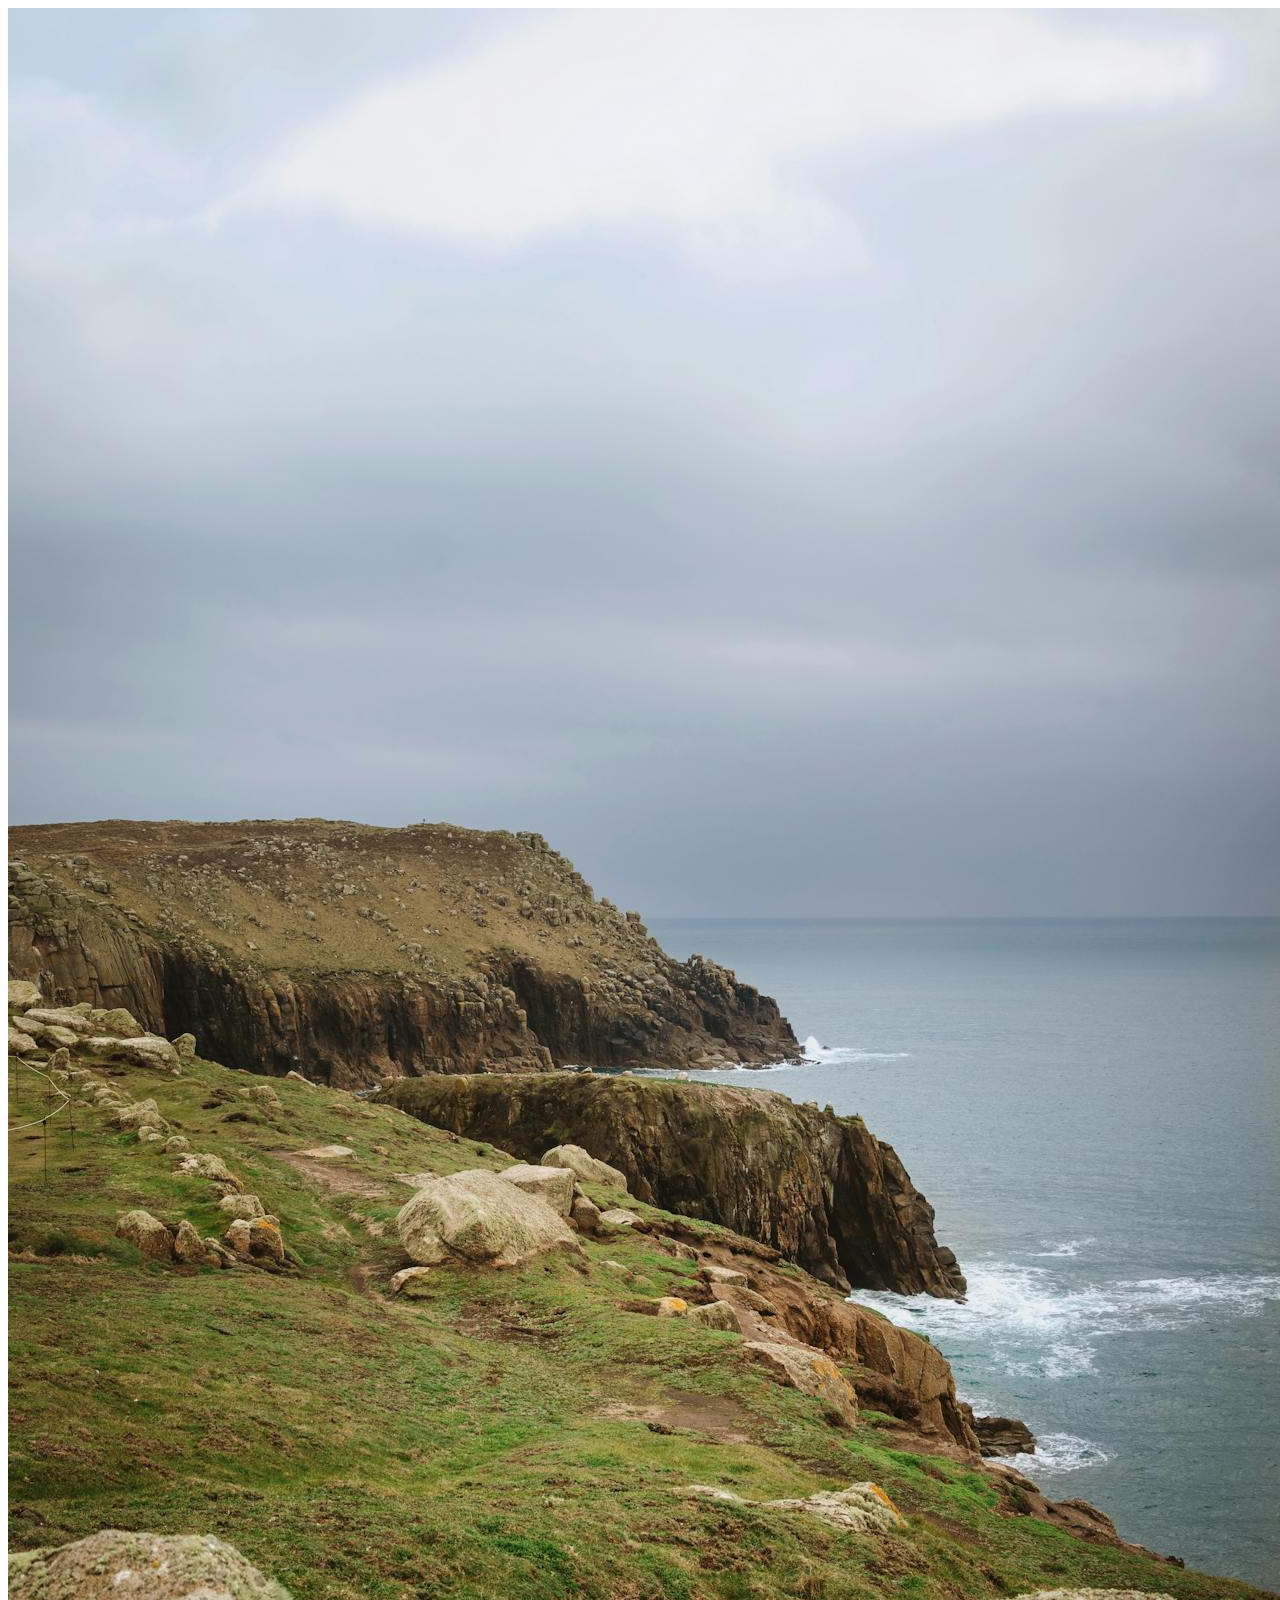
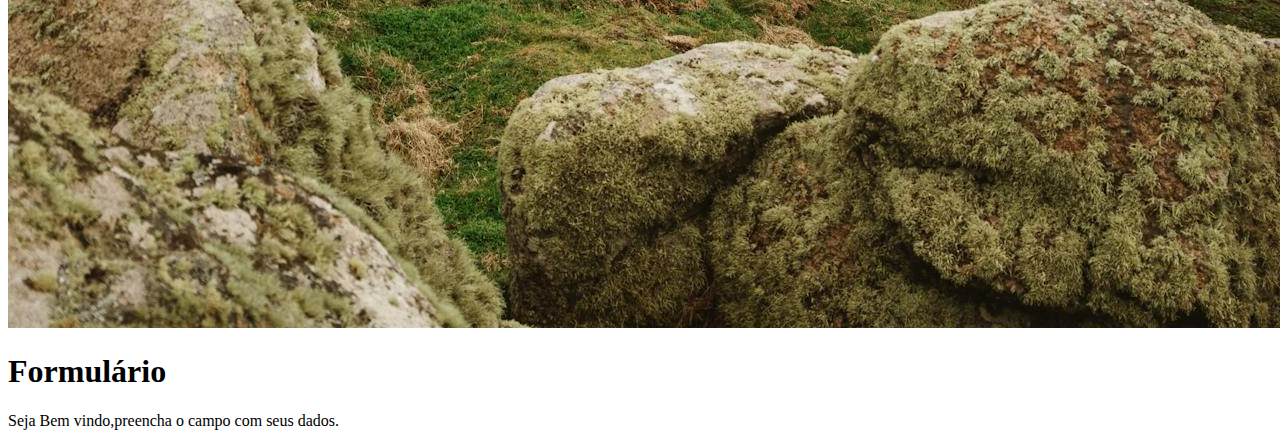
<file: index.html>
<!DOCTYPE html>
<html lang="pt-br">
<head>
    <meta charset="UTF-8">
    <meta name="viewport" content="width=device-width, initial-scale=1.0">
    <link rel="stylesheet" href="estilo/style.css">
    <title>Tela de Login </title>
</head>
<body>
        <main>
            <section  id="login">
                <div id="imagem">
                    <img src="imagem/pexels-leefinvrede-31147784.jpg" alt="">
                </div>
                <div id="formulario">
                    <h1>Formulário</h1>
                    <p>Seja Bem vindo,preencha o campo com seus dados.</p>
                    <form action="login.php"  method="post"></form>
                </div>
            </section>
        </main>
</body>
</html>
</file>
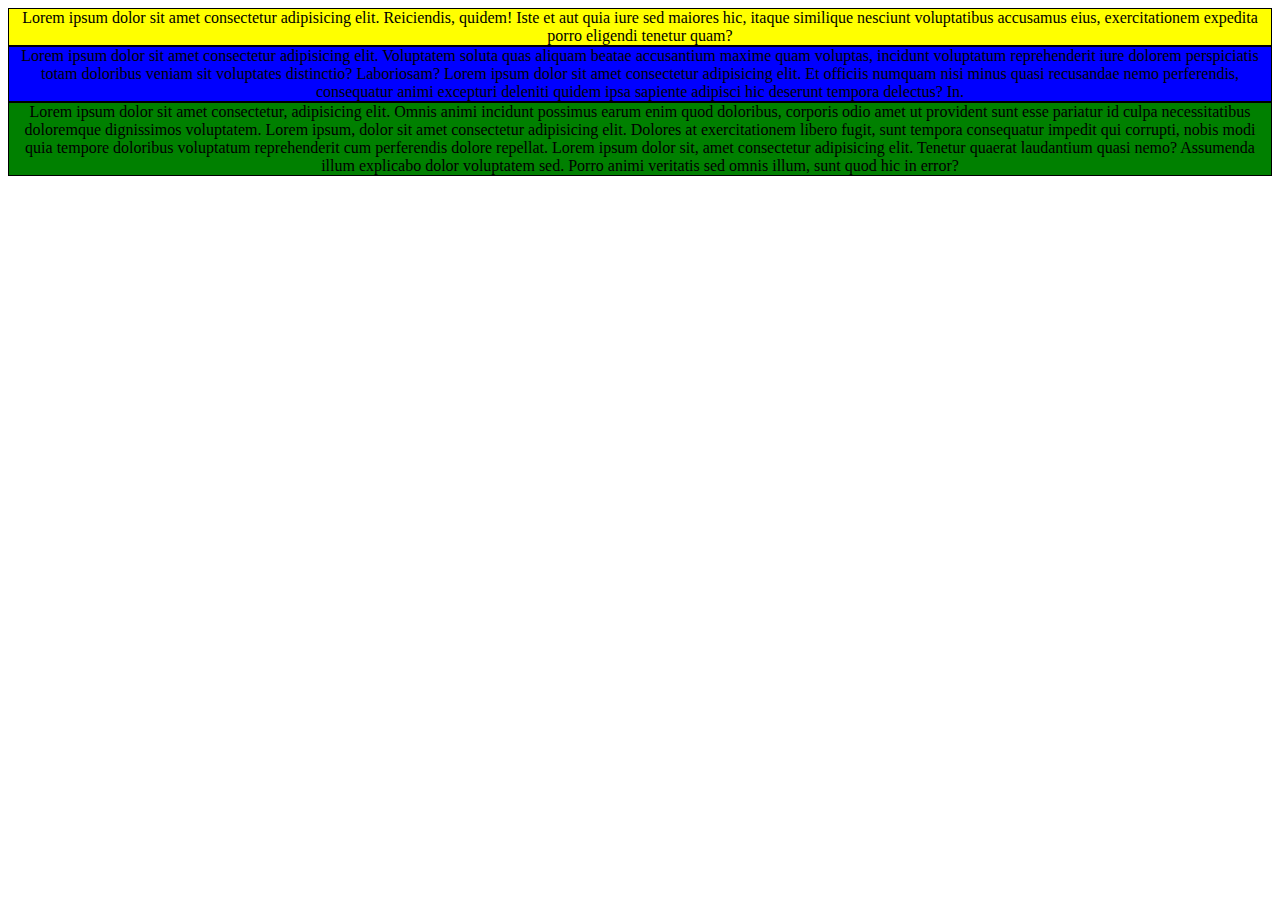
<file: FLEX/INDEX.HTML>
<!DOCTYPE html>
<html lang="PT-BR">
<head>
    <meta charset="UTF-8">
    <meta name="viewport" content="width=device-width, initial-scale=1.0">
    <title>FLEXBOX</title>
    <style>
        div.container{
            background-color: rgb(128, 0, 0);
            display: flex;
            flex-direction: row;
            flex-wrap: wrap
            
    
           

            

        }

        div.item{
            background-color: orangered;
            border: 1px solid black;
             text-align: center;
            flex-basis: auto;
            flex-shrink: 1;
            flex-grow: 0;
            flex: auto;
        
            
            

            
        }

    </style>
</head>
<body>
        <div class="container">
            <div class="item" style="background-color: yellow; color: rgb(0, 0, 0);">Lorem ipsum dolor sit amet consectetur adipisicing elit. Reiciendis, quidem! Iste et aut quia iure sed maiores hic, itaque similique nesciunt voluptatibus accusamus eius, exercitationem expedita porro eligendi tenetur quam?</div>
            <div class="item" style="background-color: blue; color: rgb(0, 0, 0);">Lorem ipsum dolor sit amet consectetur adipisicing elit. Voluptatem soluta quas aliquam beatae accusantium maxime quam voluptas, incidunt voluptatum reprehenderit iure dolorem perspiciatis totam doloribus veniam sit voluptates distinctio? Laboriosam? Lorem ipsum dolor sit amet consectetur adipisicing elit. Et officiis numquam nisi minus quasi recusandae nemo perferendis, consequatur animi excepturi deleniti quidem ipsa sapiente adipisci hic deserunt tempora delectus? In.</div>
            <div class="item" style="background-color: green; color: rgb(0, 0, 0);">Lorem ipsum dolor sit amet consectetur, adipisicing elit. Omnis animi incidunt possimus earum enim quod doloribus, corporis odio amet ut provident sunt esse pariatur id culpa necessitatibus doloremque dignissimos voluptatem. Lorem ipsum, dolor sit amet consectetur adipisicing elit. Dolores at exercitationem libero fugit, sunt tempora consequatur impedit qui corrupti, nobis modi quia tempore doloribus voluptatum reprehenderit cum perferendis dolore repellat. Lorem ipsum dolor sit, amet consectetur adipisicing elit. Tenetur quaerat laudantium quasi nemo? Assumenda illum explicabo dolor voluptatem sed. Porro animi veritatis sed omnis illum, sunt quod hic in error? </div>
         
        </div>
</body>
</html>
</file>
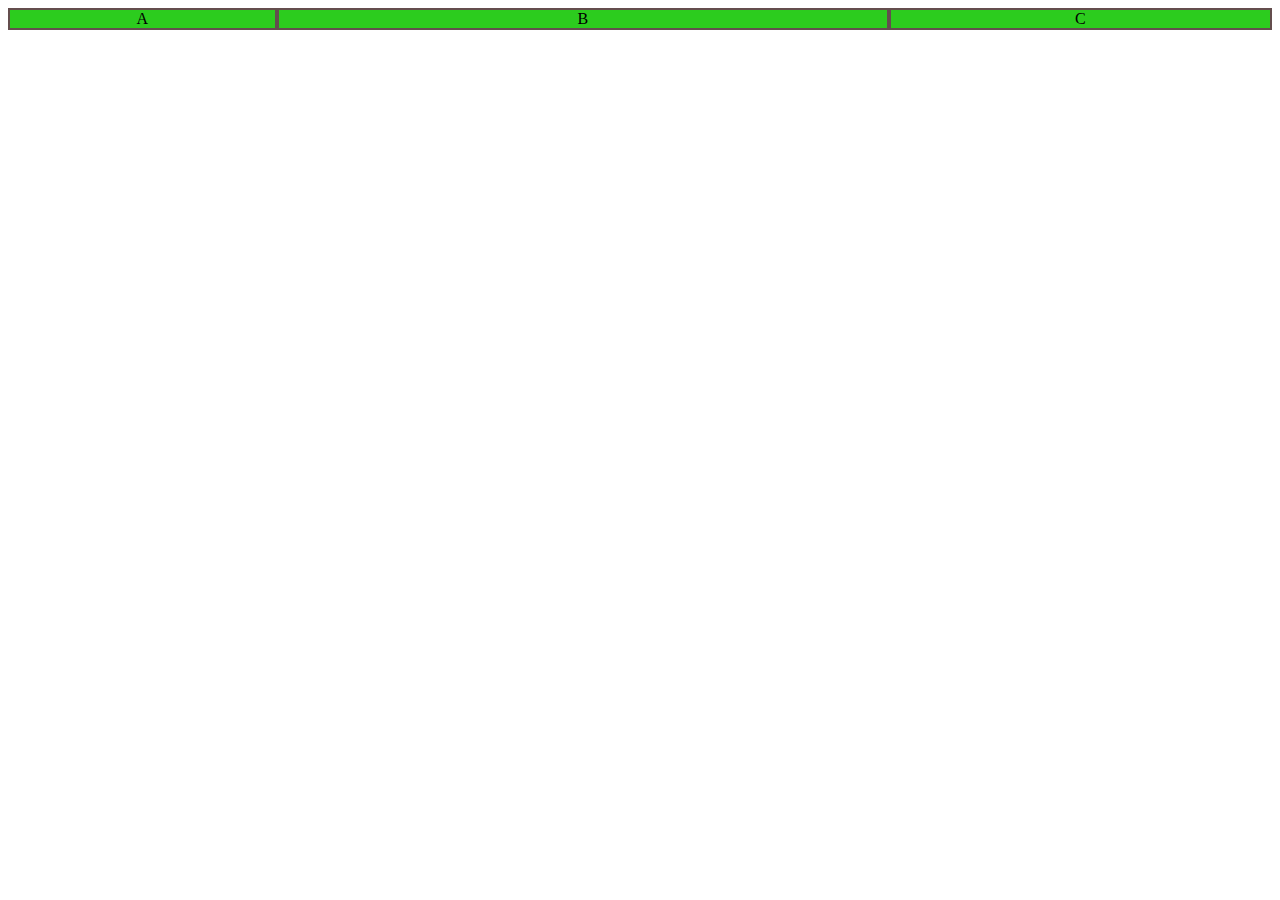
<file: FLEX/flex.html>
<!DOCTYPE html>
<html lang="pt-br">
<head>
    <meta charset="UTF-8">
    <meta name="viewport" content="width=device-width, initial-scale=1.0">
    <title>flex</title>
    <style>
        .container{
            background-color: rgb(0, 0, 0);
            flex-direction: row;
            flex-wrap:nowrap;
            display: flex;

          
        }
        .item{
            border: 2px solid rgb(100, 78, 78);
            background-color: rgb(44, 204, 30);
            text-align:center;

        }
        #cxa{
            flex-grow: 1;
            flex-shrink: 2;
            flex-basis:150px ;

        }
        #cxb{
            flex-grow:4;
            flex-shrink:1;
            flex-basis:150px ;

        }
        #cxc{
            flex-grow:2;
            flex-shrink:4;
            flex-basis:150px ;

        }

    </style>
</head>
<body>
        <div class="container">
            <div class="item" id="cxa">A</div>
            <div class="item" id="cxb">B</div>
            <div class="item" id="cxc">C</div>
        </div>
</body>
</html>
</file>
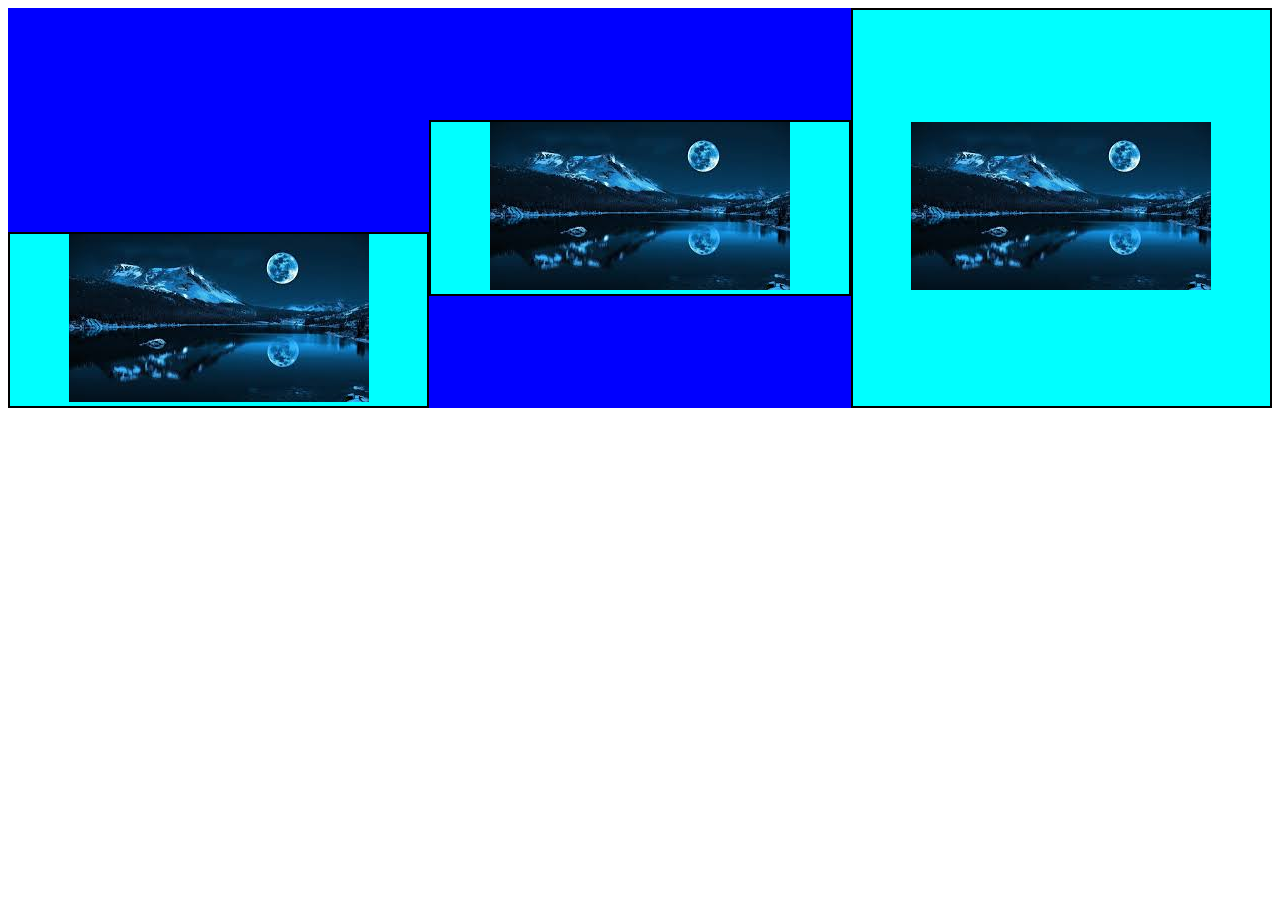
<file: FLEX/inde.html>
<!DOCTYPE html>
<html lang="pt-br">
<head>
    <meta charset="UTF-8">
    <meta name="viewport" content="width=device-width, initial-scale=1.0">
    <title>Document</title>
</head>
<body>
    <style>
        #container{
            background-color: blue;
            flex-direction: row;
            flex-wrap: nowrap;
            display: flex;
            height: 400px;
            align-items: center;

        
        }
        .item{
            border: 2px solid black;
            background-color: aqua;
            flex-basis: 500px;
            text-align: center;
        }

        #cxa{
                           
                align-self: flex-end;
                flex:0 1 500px
        }

        #cxb{
                  flex:0 1 500px
        }
        #cxc{
                 flex: 0 1 500px;
                align-self: stretch;
                align-content: center;
                
        }

     

    </style>
        <div id="container">
            <div class="item" id="cxa"> <img src="papel.jpg" alt=""></div>
            <div class="item"id="cxb"><img src="papel.jpg" alt=""></div>
            <div class="item"id="cxc"><img src="papel.jpg" alt=""></div>
        </div>
</body>
</html>
</file>
<file: estilo/style.css>
@charset "UTF-8";
</file>
